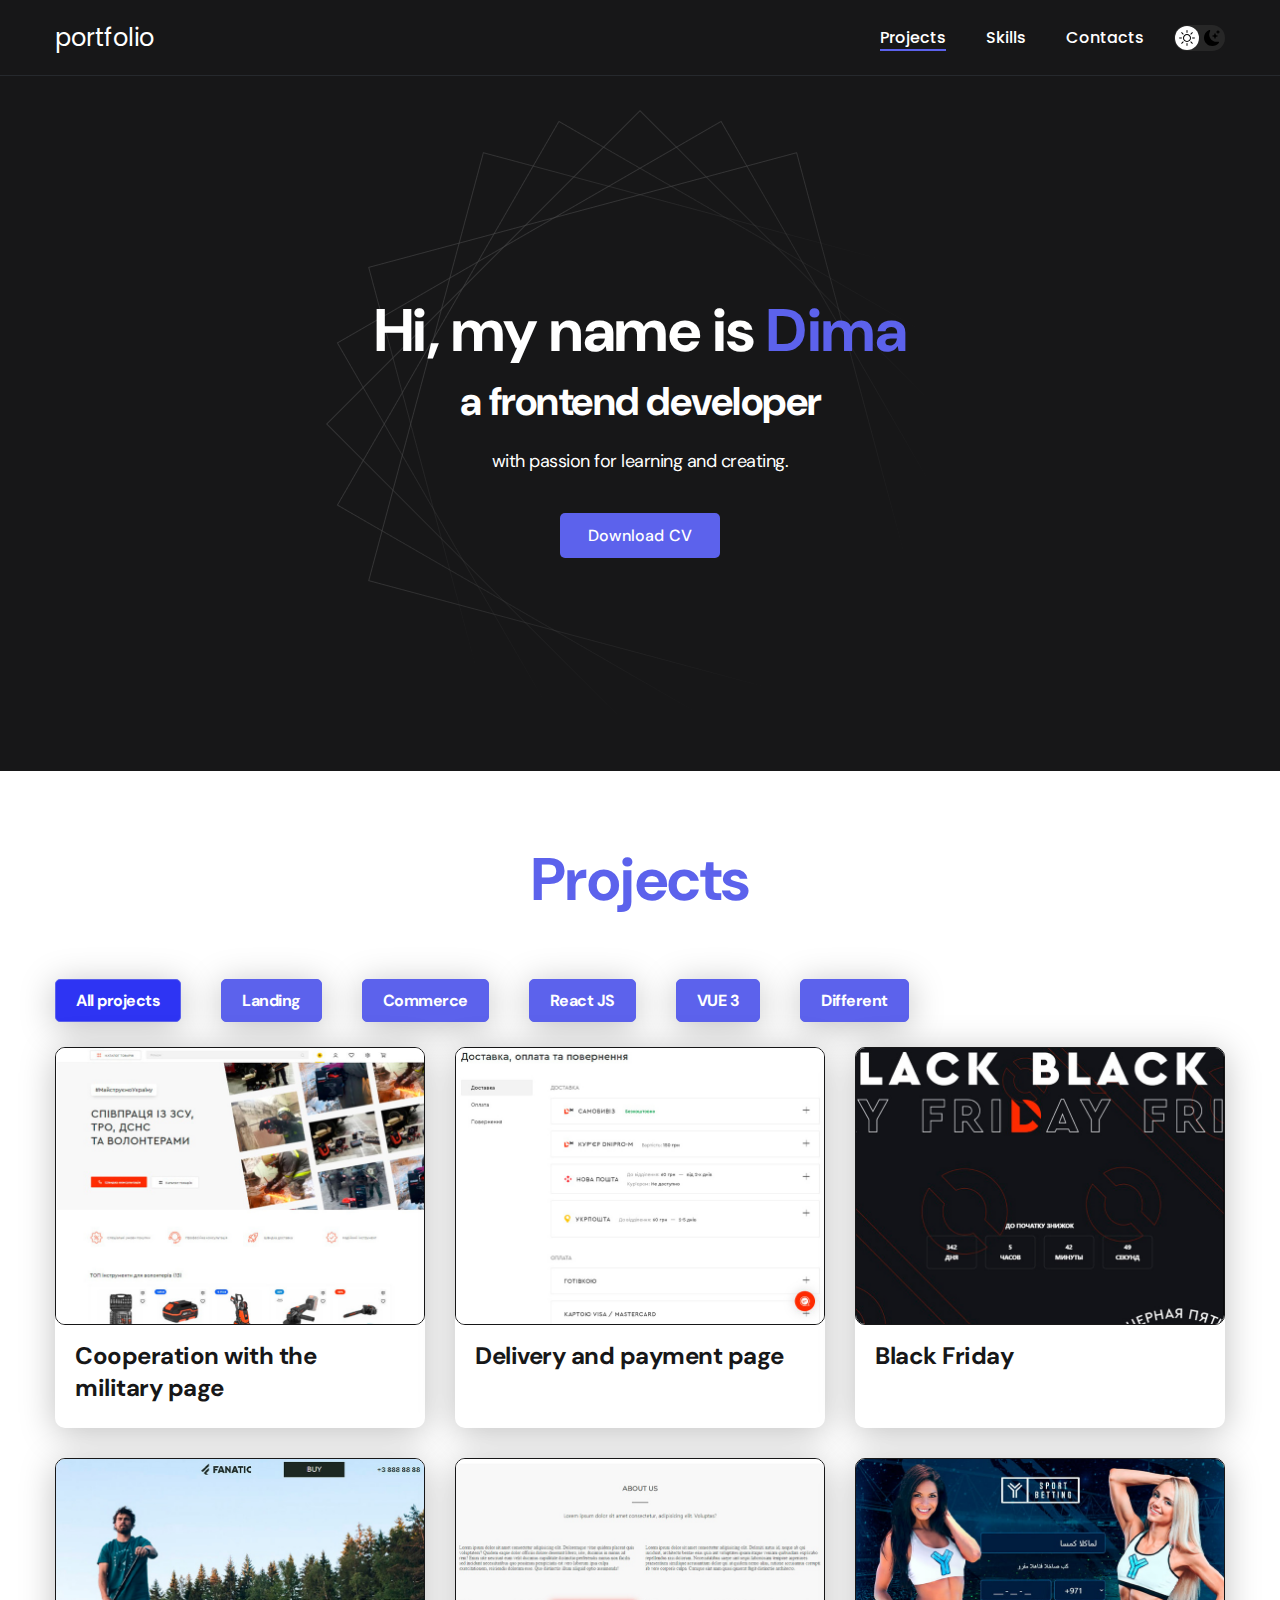
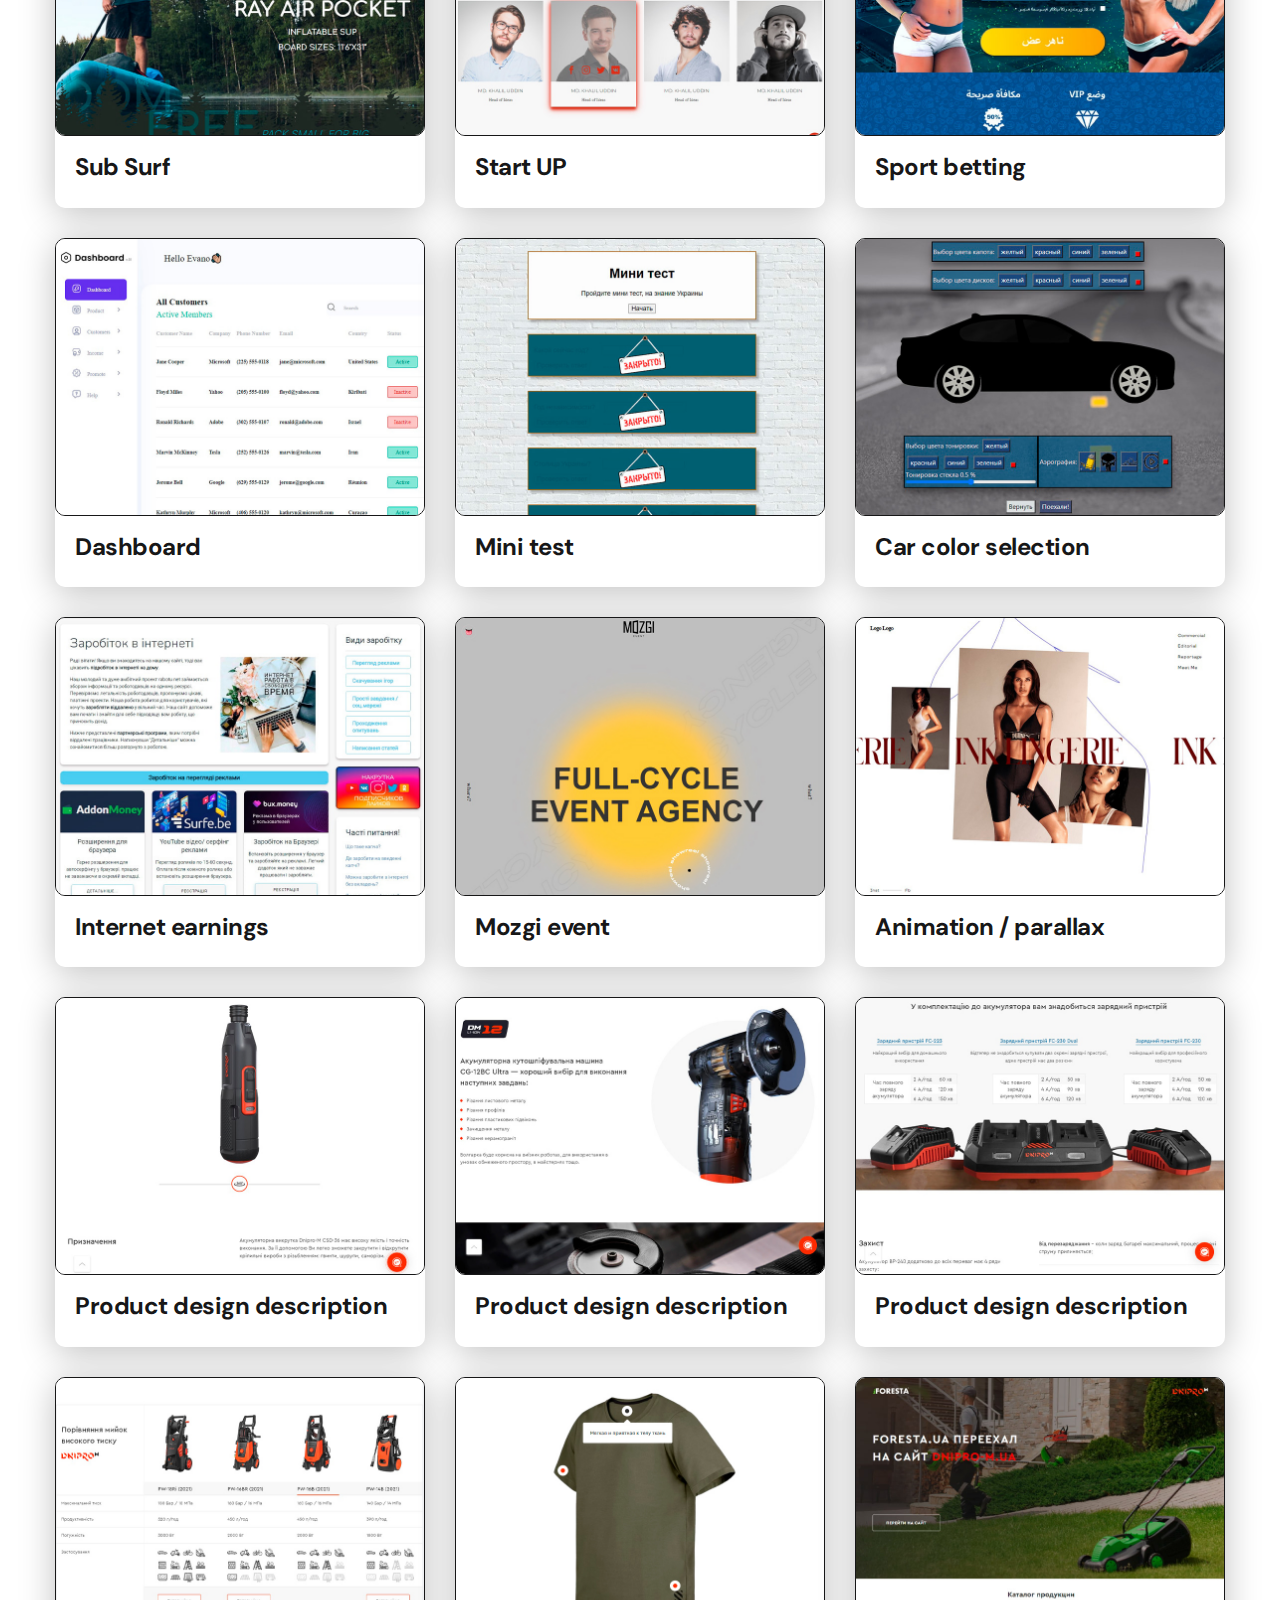
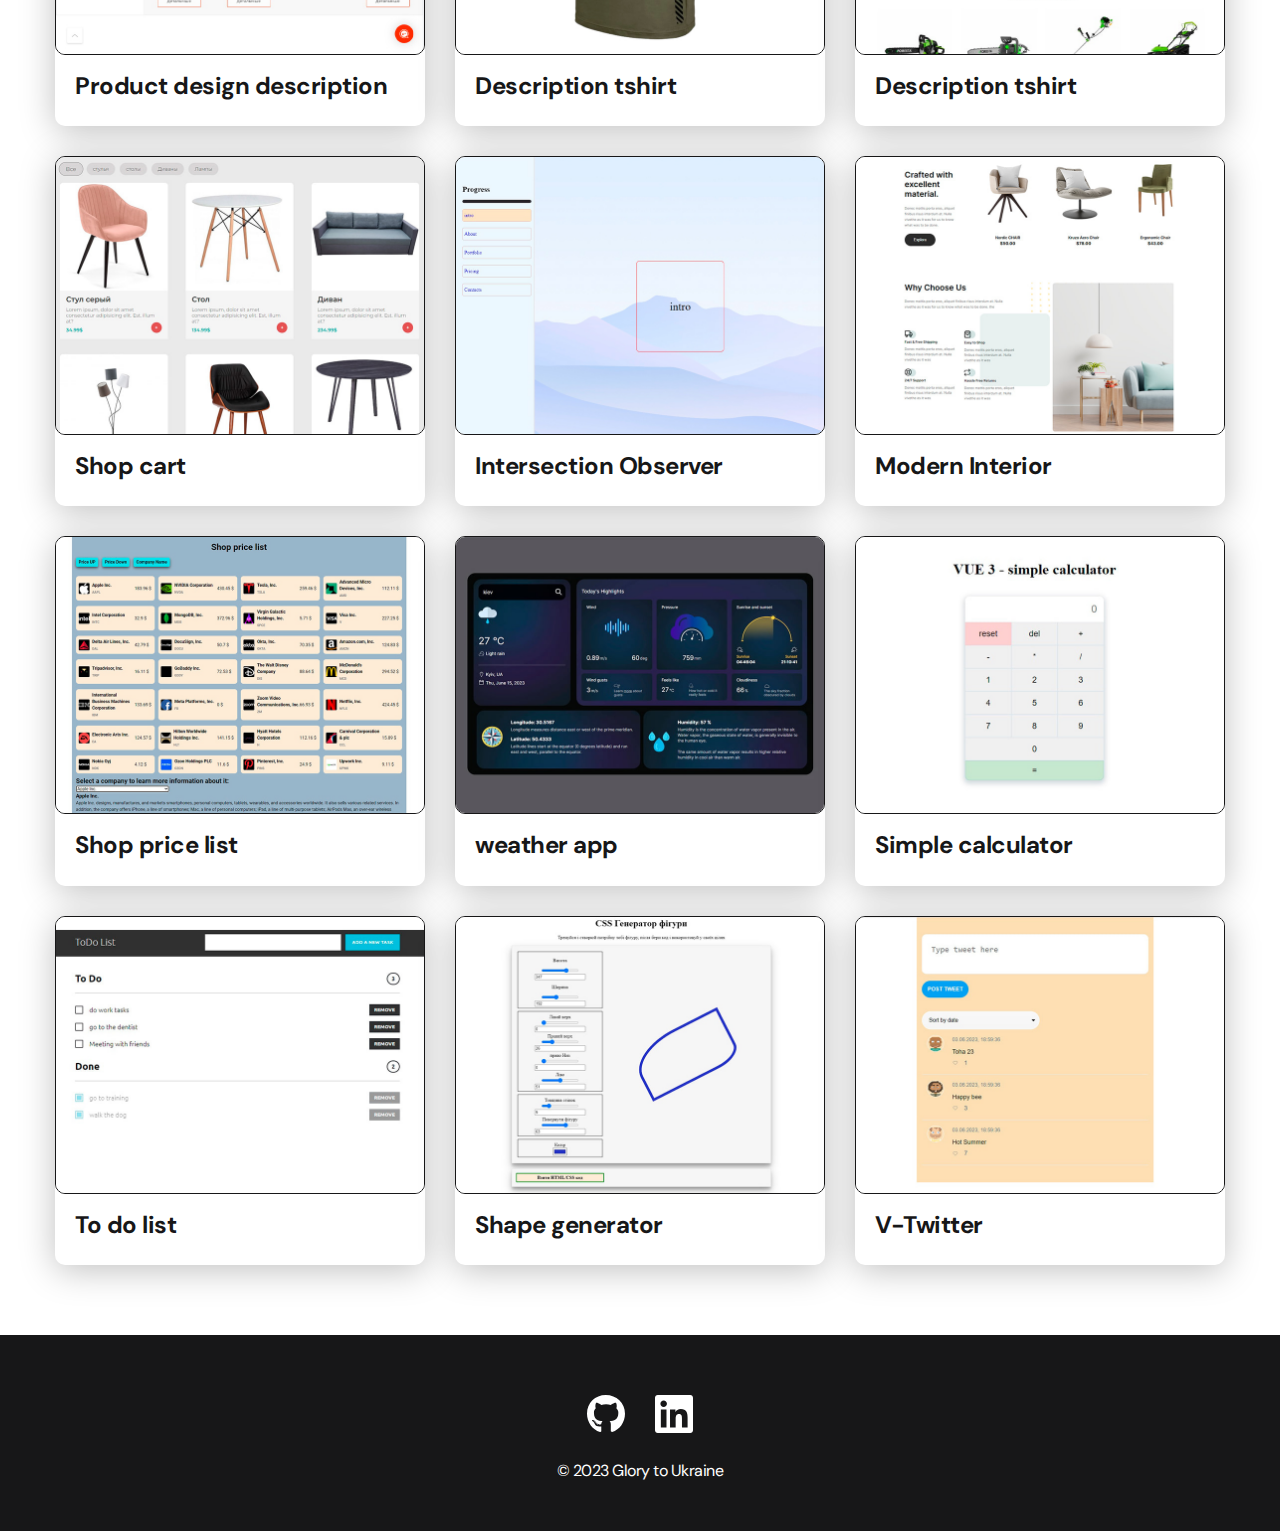
<file: index.html>
<!DOCTYPE html>
<html lang="en">

<head>
    <meta charset="UTF-8">
    <meta http-equiv="X-UA-Compatible" content="IE=edge">
    <meta name="viewport" content="width=device-width, initial-scale=1.0">
    <title>Kulikov portfolio</title>
    <link rel="stylesheet" href="./css/main.css">
</head>

<body>
    <nav class="nav">
        <div class="container">
            <div class="nav-row">
                <a href="./index.html" class="logo">portfolio</a>

                <button class="dark-mode-btn">
                    <img src="./img/icons/sun.svg" alt="sun" class="dark-mode-btn__icon">
                    <img src="./img/icons/moon.svg" alt="moon" class="dark-mode-btn__icon">
                </button>

                <ul class="nav-list">
                    <li class="nav-list__item"><a href="./index.html" class="nav-list__link nav-list__link--active">Projects</a></li>
                    <li class="nav-list__item"><a href="./skills.html" class="nav-list__link">Skills</a></li>
                    <li class="nav-list__item"><a href="./contacts.html" class="nav-list__link">Contacts</a></li>
                </ul>
            </div>
        </div>
    </nav>

    <header class="header">
        <div class="header__wrapper">
            <h1 class="header__title">
                <strong>Hi, my name is <em>Dima</em></strong><br>
                a frontend developer
            </h1>
            <div class="header__text">
                <p>with passion for learning and creating.</p>
            </div>
            <a href="https://drive.google.com/file/d/1YK-iJ4gseUrNVvghfoqfL0ghx1sX1PZL/view" target="_blank" class="btn">Download
                CV</a>
        </div>
    </header>

    <main class="section">
        <div class="container">
            <h2 class="title-1">Projects</h2>

            <ul class="projects__filter">
                <li class="projects__filter--item projects__filter--item--active">All projects</li>
                <li class="projects__filter--item">Landing</li>
                <li class="projects__filter--item">Commerce</li>
                <li class="projects__filter--item">React JS</li>
                <li class="projects__filter--item">VUE 3</li>
                <li class="projects__filter--item">Different</li>
            </ul>


            <ul class="projects" id="projects"></ul>
        </div>
    </main>

    <footer class="footer">
        <div class="container">
            <div class="footer__wrapper">
                <ul class="social">

                    <li class="social__item"><a target="_blank" href="https://github.com/dima-kulikov"><img src="./img/icons/github.svg" alt="icon"></a></li>
                    <li class="social__item"><a target="_blank" href="https://www.linkedin.com/in/dmitriy-kulikov-1373651aa/"><img src="./img/icons/linkedIn.svg" alt="icon"></a></li>
                </ul>

                <div class="copyright">
                    <p>© 2023 Glory to Ukraine</p>
                </div>
            </div>
        </div>
    </footer>

    <script type="module" src="./js/projects.js"> </script>
    <script src="./js/main.js"> </script>

</body>

</html>
</file>
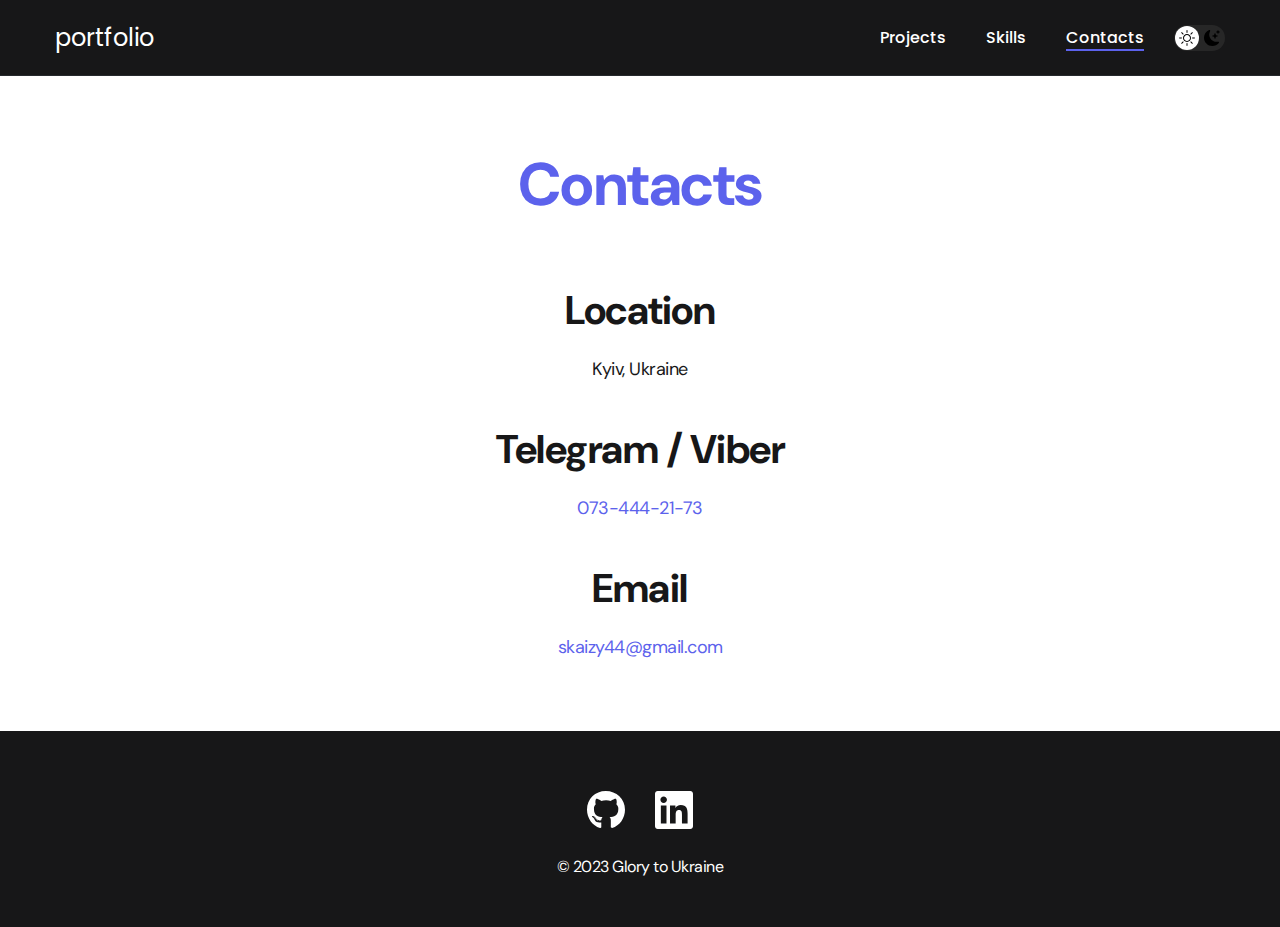
<file: contacts.html>
<!DOCTYPE html>
<html lang="en">

<head>
    <meta charset="UTF-8">
    <meta http-equiv="X-UA-Compatible" content="IE=edge">
    <meta name="viewport" content="width=device-width, initial-scale=1.0">
    <title>Kulikov portfolio</title>
    <link rel="stylesheet" href="./css/main.css">
</head>

<body>
    <nav class="nav">
        <div class="container">
            <div class="nav-row">
                <a href="./index.html" class="logo">portfolio</a>

                <button class="dark-mode-btn">
                    <img src="./img/icons/sun.svg" alt="sun" class="dark-mode-btn__icon">
                    <img src="./img/icons/moon.svg" alt="moon" class="dark-mode-btn__icon">
                </button>

                <ul class="nav-list">
                    <li class="nav-list__item"><a href="./index.html" class="nav-list__link">Projects</a></li>
                    <li class="nav-list__item"><a href="./skills.html" class="nav-list__link">Skills</a></li>
                    <li class="nav-list__item"><a href="./contacts.html" class="nav-list__link nav-list__link--active">Contacts</a></li>
                </ul>
            </div>
        </div>
    </nav>

    <main class="section">
        <div class="container">
            <h1 class="title-1">Contacts</h1>

            <ul class="content-list">
                <li class="content-list__item">
                    <h2 class="title-2">Location</h2>
                    <p>Kyiv, Ukraine
                    </p>
                </li>
                <li class="content-list__item">
                    <h2 class="title-2">Telegram / Viber</h2>
                    <p> <a href="tel:0734442173">073-444-21-73</a></p>
                </li>
                <li class="content-list__item">
                    <h2 class="title-2">Email</h2>
                    <p> <a href="mailto:skaizy44@gmail.com">skaizy44@gmail.com</a></p>
                </li>

            </ul>
        </div>
    </main>

    <footer class="footer">
        <div class="container">
            <div class="footer__wrapper">
                <ul class="social">
                    <li class="social__item"><a target="_blank" href="https://github.com/dima-kulikov"><img src="./img/icons/github.svg"
                                alt="icon"></a></li>
                    <li class="social__item"><a target="_blank" href="https://www.linkedin.com/in/dmitriy-kulikov-1373651aa/"><img
                                src="./img/icons/linkedIn.svg" alt="icon"></a></li>
                </ul>

                <div class="copyright">
                    <p>© 2023 Glory to Ukraine</p>
                </div>
            </div>
        </div>
    </footer>

    <script src="./js/main.js"> </script>
</body>

</html>

<!--
    2-05-54 - video time 
    https://www.youtube.com/watch?v=tYdnepSqtNE&t=24s
 -->
</file>
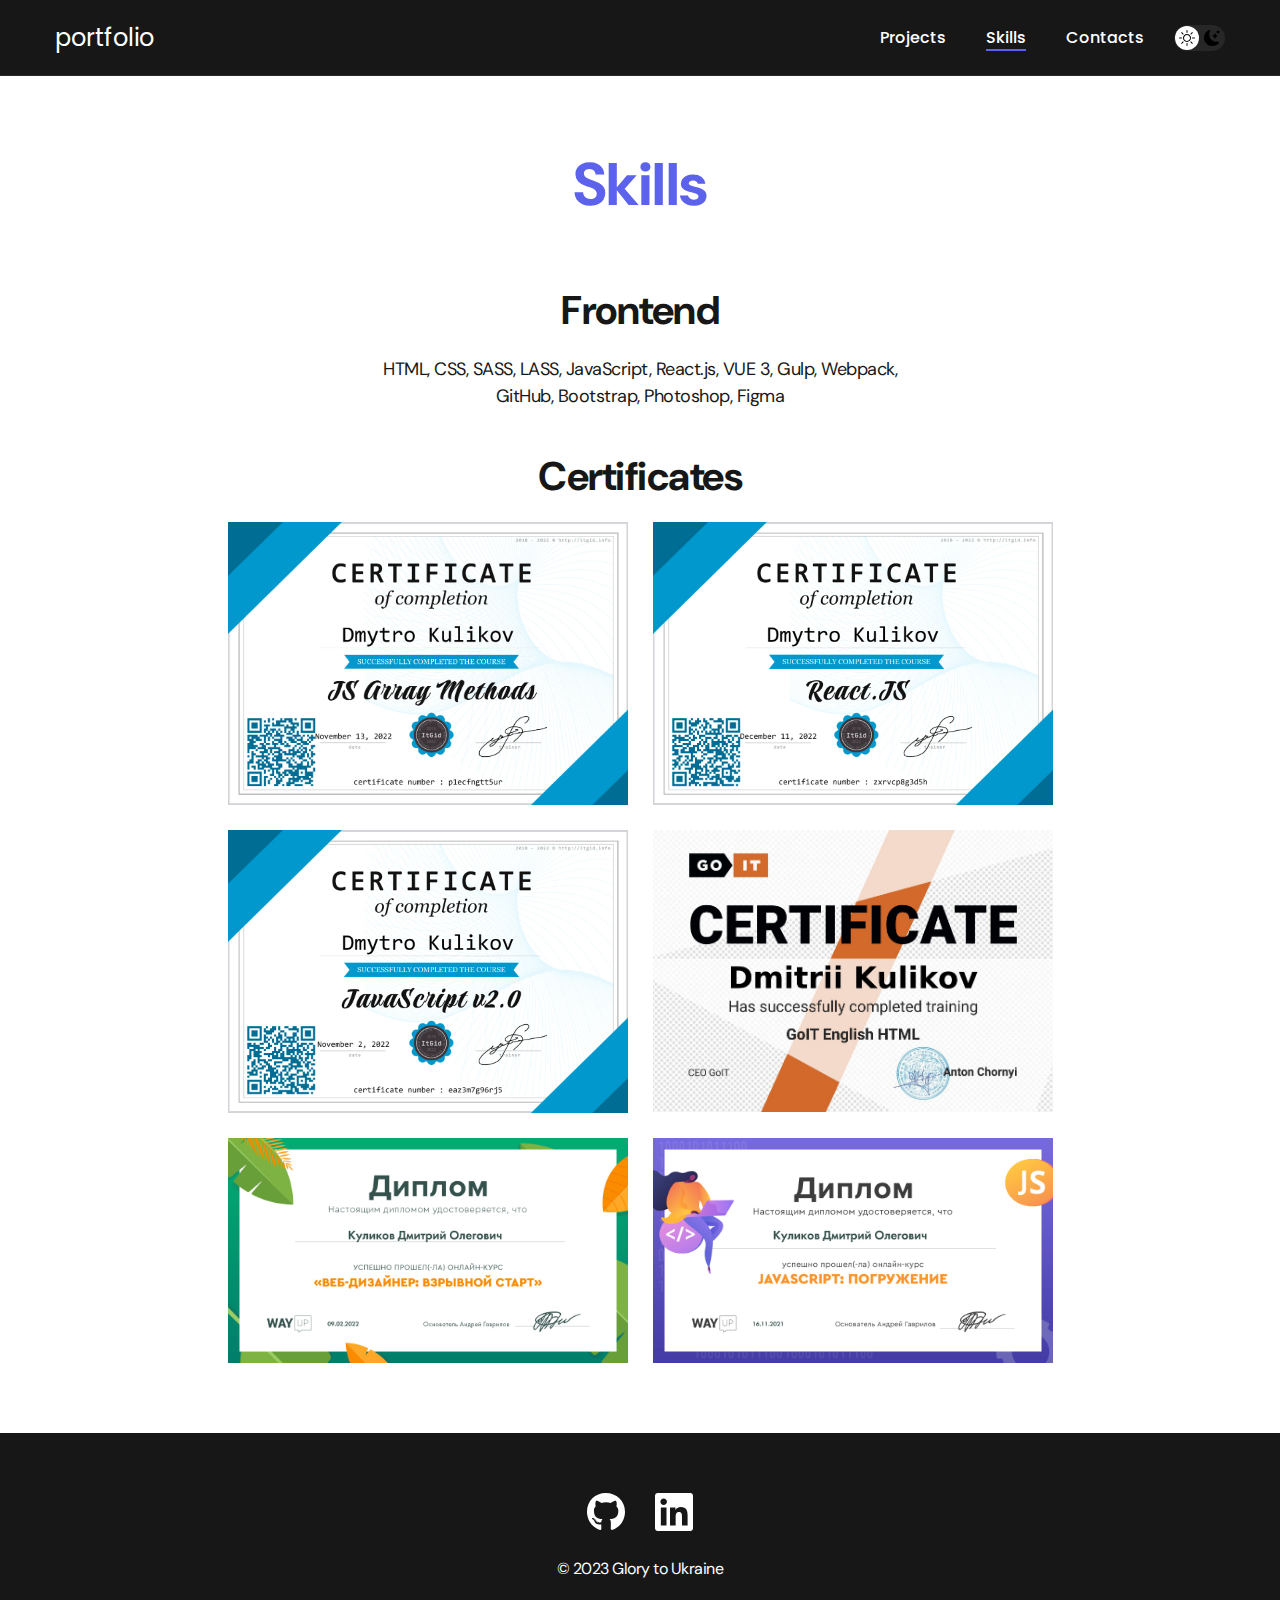
<file: skills.html>
<!DOCTYPE html>
<html lang="en">

<head>
    <meta charset="UTF-8">
    <meta http-equiv="X-UA-Compatible" content="IE=edge">
    <meta name="viewport" content="width=device-width, initial-scale=1.0">
    <title>Kulikov portfolio</title>
    <link rel="stylesheet" href="./css/main.css">
</head>

<body>
    <nav class="nav">
        <div class="container">
            <div class="nav-row">
                <a href="./index.html" class="logo">portfolio</a>

                <button class="dark-mode-btn">
                    <img src="./img/icons/sun.svg" alt="sun" class="dark-mode-btn__icon">
                    <img src="./img/icons/moon.svg" alt="moon" class="dark-mode-btn__icon">
                </button>

                <ul class="nav-list">
                    <li class="nav-list__item"><a href="./index.html" class="nav-list__link">Projects</a></li>
                    <li class="nav-list__item"><a href="./skills.html" class="nav-list__link nav-list__link--active">Skills</a></li>
                    <li class="nav-list__item"><a href="./contacts.html" class="nav-list__link">Contacts</a></li>
                </ul>
            </div>
        </div>
    </nav>

    <main class="section">
        <div class="container">
            <h1 class="title-1">Skills</h1>

            <ul class="content-list">
                <li class="content-list__item">
                    <h2 class="title-2">Frontend</h2>
                    <p>HTML, CSS, SASS, LASS, JavaScript, React.js, VUE 3, Gulp, Webpack, GitHub, Bootstrap, Photoshop, Figma</p>
                </li>
                <li class="content-list__item">
                    <h2 class="title-2">Certificates</h2>
                </li>
            </ul>
            <ul class="certificates__list">
                <li><img class="certificates__list--item" src="./img/certificates-img/certificate-1.jpg" alt="certificate"></li>
                <li><img class="certificates__list--item" src="./img/certificates-img/certificate-2.jpg" alt="certificate"></li>
                <li><img class="certificates__list--item" src="./img/certificates-img/certificate-3.jpg" alt="certificate"></li>
                <li><img class="certificates__list--item" src="./img/certificates-img/certificate-5.jpg" alt="certificate"></li>
                <li><img class="certificates__list--item" src="./img/certificates-img/certificate-4.jpg" alt="certificate"></li>
                <li><img class="certificates__list--item" src="./img/certificates-img/certificate-6.jpg" alt="certificate"></li>
            </ul>


        </div>
    </main>

    <footer class="footer">
        <div class="container">
            <div class="footer__wrapper">
                <ul class="social">
                    <li class="social__item"><a target="_blank" href="https://github.com/dima-kulikov"><img src="./img/icons/github.svg" alt="icon"></a></li>
                    <li class="social__item"><a target="_blank" href="https://www.linkedin.com/in/dmitriy-kulikov-1373651aa/"><img src="./img/icons/linkedIn.svg" alt="icon"></a></li>
                </ul>

                <div class="copyright">
                    <p>© 2023 Glory to Ukraine</p>
                </div>
            </div>
        </div>
    </footer>

    <script src="./js/main.js"> </script>
</body>

</html>

<!--
    2-05-54 - video time 
    https://www.youtube.com/watch?v=tYdnepSqtNE&t=24s
 -->
</file>
<file: css/main.css>
@import url("https://fonts.googleapis.com/css2?family=DM+Sans:wght@400;500;700&family=Poppins:wght@400;500;700&display=swap");
@import "./reset.css";
@import "./project-page.css";

/* 
font-family: 'DM Sans', sans-serif; 
font-family: 'Poppins', sans-serif; 
 */
/* *{
    border: 1px solid red;
} */

:root {
    --blackpure: #000;
    --black: #171718;
    --black-border: #26292d;
    --white: #fff;
    --purple: #5c62ec;

    --text-color: var(--black);
    --dark-bg: var(--black);
    --dark-border: var(--black-border);
    --header-text: var(--white);
    --accent: var(--purple);
    
    /* Light mode */
    --page-bg: var(--white);
    --text-color: var(--black);
    --project-card-bg: var(--white);
    --project-card-text: var(--black);
    --box-shadow: 0px 5px 35px rgba(0, 0, 0, 0.25)

}

.dark {
    --page-bg: #252526;
    --text-color: var(--white);
    --project-card-bg: var(--black);
    --project-card-text: var(--white);
    --box-shadow: 0px 5px 35px rgba(0, 0, 0, 0.8)
}

html,
body {
    display: flex;
    flex-direction: column;
    min-height: 100vh;
    font-family: "DM Sans", sans-serif;
    letter-spacing: -0.5px;
    /* light mode */
    background-color: var(--page-bg);
    color: var(--text-color);
}
/* img {
    width: 100%;
    max-width: 100%;
} */
.container {
    padding: 0 15px;
    max-width: 1200px;
    margin: 0 auto;
}

.section {
    padding: 70px 0;
}

.title-1 {
    margin-bottom: 60px;
    font-size: 60px;
    font-weight: 700;
    line-height: 1.3;
    color: var(--accent);
    text-align: center;
}

.title-2 {
    font-size: 40px;
    line-height: 1.3;
    margin-bottom: 20px;
    font-weight: 700;
}
/*-------- Nav --------*/
.nav {
    padding: 20px 0;
    border-bottom: 1px solid var(--dark-border);
    background-color: var(--dark-bg);
    color: var(--header-text);
    letter-spacing: normal;
}

.nav-row {
    display: flex;
    justify-content: flex-end;
    align-items: center;
    column-gap: 30px;
    row-gap: 20px;
    flex-wrap: wrap;
}

.logo {
    margin-right: auto;
    color: var(--header-text);
    font-size: 24px;
    font-family: "Poppins", sans-serif;
}
.logo strong {
    font-weight: 700;
}
.nav-list {
    display: flex;
    flex-wrap: wrap;
    row-gap: 10px;
    align-items: center;
    column-gap: 40px;
    font-size: 16px;
    font-weight: 500;
    font-family: "Poppins", sans-serif;
}

.nav-list__link {
    color: var(--header-text);
    transition: opacity 0.2s ease-in;
}
.nav-list__link:hover {
    opacity: 0.8;
}
.nav-list__link--active {
    position: relative;
}
.nav-list__link--active::before {
    content: "";
    position: absolute;
    top: 100%;
    left: 0;
    display: block;
    height: 2px;
    width: 100%;
    background-color: var(--accent);
}
/*---- Dark mode btn -----*/
.dark-mode-btn {
    order: 1;
    position: relative;
    display: flex;
    justify-content: space-between;
    width: 51px;
    height: 26px;
    background-color: #272727;
    border-radius: 50px;
    padding: 5px;
}
.dark-mode-btn::before {
    content: "";
    position: absolute;
    top: 1px;
    left: 1px;
    display: block;
    width: 24px;
    height: 24px;
    border-radius: 50%;
    background-color: var(--white);
    transition: left 0.2s ease-in;
}
.dark-mode-btn--active::before {
    left: 26px;
}
.dark-mode-btn__icon {
    position: relative;
    z-index: 9;
}

/*---- HEADER -----*/
.header {
    padding: 40px 0;
    min-height: 695px;
    background-color: var(--dark-bg);
    background-image: url("../img/header_bg.png");
    background-position: center;
    background-repeat: no-repeat;
    background-size: auto;
    color: var(--header-text);
    display: flex;
    justify-content: center;
    align-items: center;
    text-align: center;
}
.header__wrapper {
    max-width: 660px;
    padding: 0 15px;
}
.header__title {
    font-size: 40px;
    font-weight: 700;
    line-height: 1.4;
    margin-bottom: 20px;
}
.header__title strong {
    font-size: 60px;
    font-weight: 700;
}
.header__title em {
    font-style: normal;
    color: var(--accent);
}
.header__text {
    font-size: 18px;
    line-height: 24px;
    margin-bottom: 40px;
}

/* 
все последующие Р кроме первой, если будут, получать отступ,
чтобы ничего не склеелось и не сломалось
 */
.header__text p + p {
    margin-top: 0.5em;
}
.btn {
    display: inline-block;
    padding: 12px 28px;
    border-radius: 5px;
    background-color: var(--accent);
    color: var(--white);
    font-size: 16px;
    font-weight: 500;
    letter-spacing: 0.15px;
    transition: opacity 0.2s ease-in;
}
.btn:hover {
    opacity: 0.8;
}
.btn:active {
    position: relative;
    top: 1px;
}

/* projects */
.projects {
    display: flex;
    flex-wrap: wrap;
    justify-content: flex-start;
    column-gap: 30px;
    row-gap: 30px;
    
}
.project {
    max-width: 370px;
    background-color: var(--project-card-bg);
    box-shadow: var(--box-shadow);
    border-radius: 10px;
    cursor: pointer;
}
.project__img {
    border-radius: 10px;
    border: 1px solid var(--black);
}
.project__title {
    padding: 15px 20px 25px;
    font-weight: 700;
    font-size: 24px;
    line-height: 1.3;
    color: var(--project-card-text);
}
/* Кнопки для переключения списка проэктов */
.projects__filter{
    display: flex;
    column-gap: 40px;
    row-gap: 10px;
    margin-bottom: 25px;
    flex-wrap: wrap;
}
.projects__filter--item {
    cursor: pointer;
    padding: 10px 20px;
    border: 1px solid var(--accent);
    border-radius: 5px;
    font-weight: 700;
    background-color: var(--accent);
    color: var(--white);
    box-shadow: var(--box-shadow);
    transition: opacity 0.2s ease-in;
}
.projects__filter--item:hover {
    opacity: 0.8;
}
.projects__filter--item:active {
    position: relative;
    top: 1px;
}
.projects__filter--item--active{
    background-color: #2e34f3;
}
/* модальное окно карточек */
.project__modal{
    position: fixed;
    display: none;
    flex-direction: column;
    row-gap: 30px;
    justify-content: center;
    align-items: center;
    top: 0;
    right: 0;
    bottom: 0;
    left: 0;
    background-color: var(--project-card-bg);
    z-index: 9;
}
.project__modal--open{
    display: flex;
    padding: 0 15px;
    font-size: 24px;
    font-weight: 500;
}
.project__modal--img{
    /* max-width: 700px; */
    box-shadow: var(--box-shadow);
    border-radius: 5px;
    /* padding: 0 15px; */
}
.project__modal--close{
    position: absolute;
    top: 5vh;
    right: 10%;
    width: 50px;
    height: 50px;
    /* background-color: #fff; */
    cursor: pointer;
   
}
.project__modal--close:hover::before{
    transform: rotate(60deg);
    background-color: red;
    
}
.project__modal--close:hover::after{
    transform: rotate(-60deg);
    background-color: red;
}
.project__modal--close::before{
    content: '';
    position: absolute;
    top: 0;
    bottom: 0;
    right: 50%;
    width: 2px;
    background-color: var(--text-color);
    transform: rotate(50deg);
    transition: transform .3s;
}
.project__modal--close::after{
    content: '';
    position: absolute;
    top: 0;
    bottom: 0;
    left: 50%;
    width: 2px;
    background-color: var(--text-color);
    transform: rotate(-50deg);
    transition: transform .3s;
}
.project__modal--btn {
    display: flex;
    column-gap: 30px;
}
/* Content list */
.content-list {
    max-width: 570px;
    margin: 0 auto;
    display: flex;
    flex-direction: column;
    align-items: center;
    justify-content: center;
    text-align: center;
    row-gap: 40px;
}
.content-list a {
    color: var(--accent);
}
.content-list__item {
    font-size: 18px;
    line-height: 1.5;
}
.content-list__item p + p {
    margin-top: 0.5em;
}

/* certificates__list */
.certificates__list{
    display: flex;
    flex-wrap: wrap;
    justify-content: center;
    column-gap: 25px;
    row-gap: 25px;
}
.certificates__list img{
    max-width: 400px;
    width: 100%;
}
/* footer */
.footer {
    background-color: var(--dark-bg);
    padding: 60px 0 50px;
    color: var(--header-text);
    margin-top: auto;
}
.footer__wrapper {
    display: flex;
    flex-direction: column;
    align-items: center;
    row-gap: 27px;
}
.social {
    display: flex;
    column-gap: 30px;
    align-items: center;
}
.copyright {
    font-size: 16px;
}
@media (max-width: 1199px) {
    .projects{
        justify-content: center;
    }
}
@media (max-width: 620px) {
    /* header */
    .header {
        min-height: unset;
    }
    .header__title {
        font-size: 30px;
    }
    .header__title strong {
        font-size: 40px;
    }
    /* nav */
    .nav-row {
        justify-content: space-between;
    }
    .dark-mode-btn {
        order: 0;
    }
    /* general */
    .section {
        padding:  40px 0;
    }
    .title-1 {
        margin-bottom: 30px;
        font-size: 40px;
    }
    .title-2 {
        margin-bottom: 10px;
        font-size: 30px;
    }
    /* project */
    .project__modal--open{
        font-size: 18px;
        font-weight: 500;
    }
    .project__title {
        font-size: 22px;
    }
    .project-details_desc {
        margin-bottom: 20px;
        font-size: 22px;
    }
    /* footer */
    .footer {
        padding: 40px 0 30px;
    }
    .social__item {
        width: 20px;
    }
    /* content */
    .content-list {
        row-gap: 20px;
    }
    .content-list__item {
        font-size: 16px;
    }
/* filter btn */
    .projects__filter{
        flex-direction: column;
    }
}
</file>
